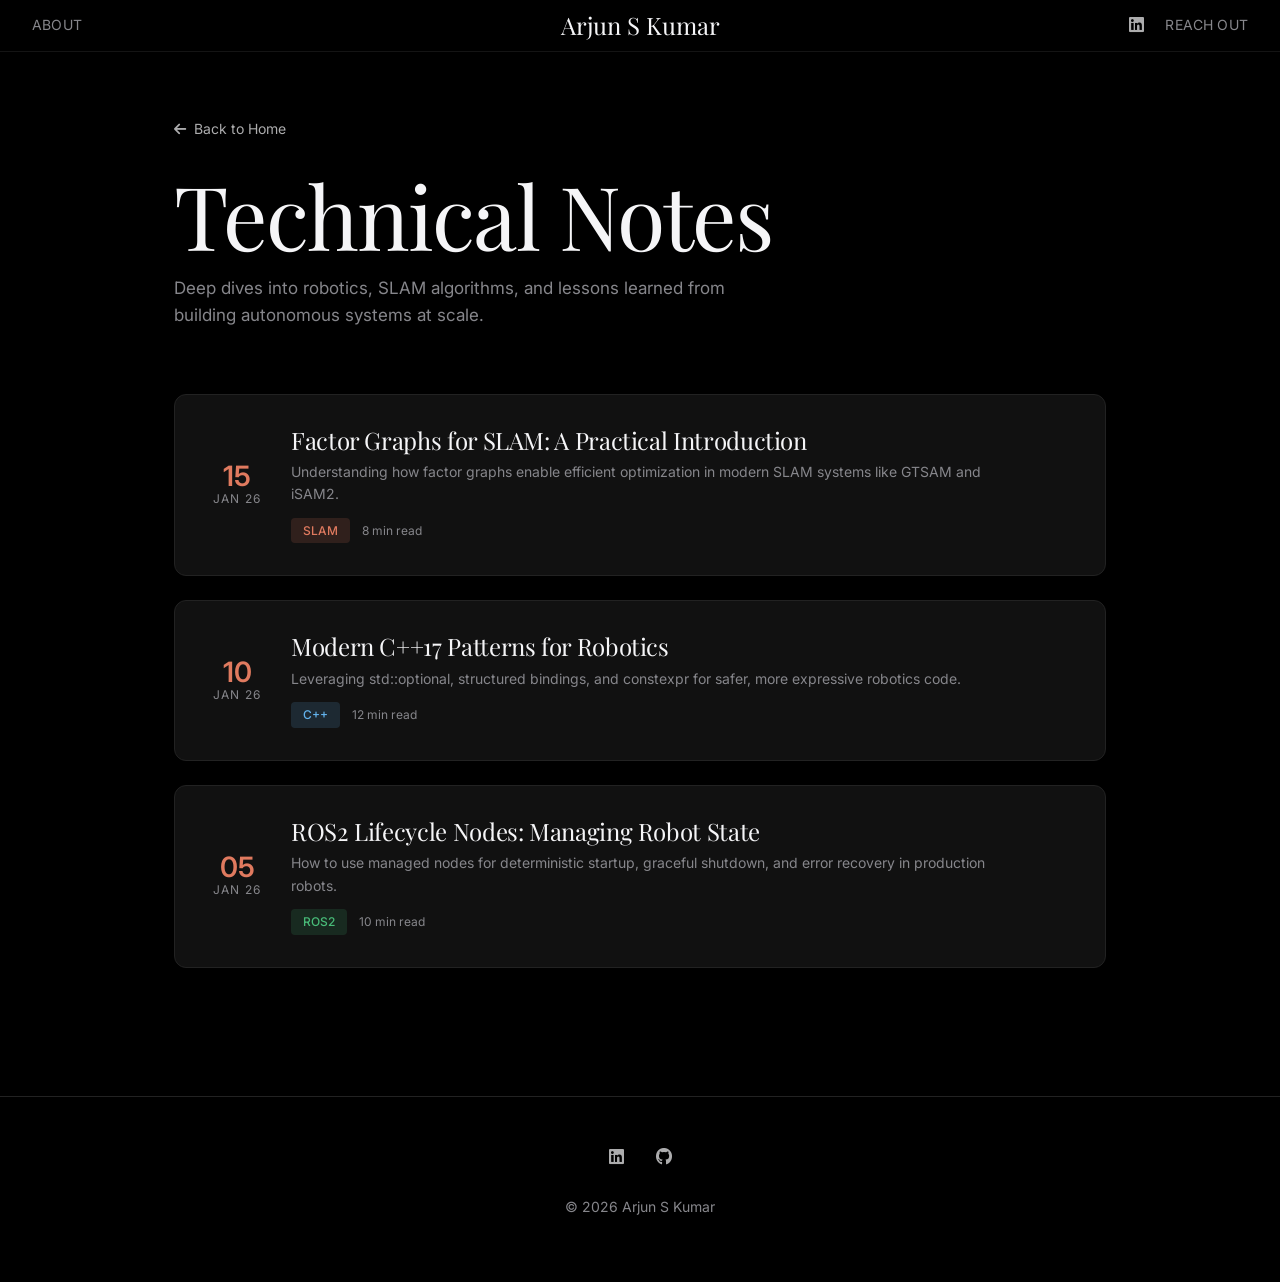
<file: blog/index.html>
<!DOCTYPE html>
<html lang="en">

<head>
    <meta charset="UTF-8">
    <meta name="viewport" content="width=device-width, initial-scale=1.0">
    <meta name="description" content="Technical notes on robotics, SLAM, C++, and autonomous systems by Arjun S Kumar.">
    <title>Technical Notes | Arjun S Kumar</title>

    <link rel="icon" type="image/png" href="../logo.png">
    <link rel="preconnect" href="https://fonts.googleapis.com">
    <link rel="preconnect" href="https://fonts.gstatic.com" crossorigin>
    <link
        href="https://fonts.googleapis.com/css2?family=Inter:wght@300;400;500;600&family=Playfair+Display:wght@400;500;600&display=swap"
        rel="stylesheet">
    <link rel="stylesheet" href="../css/theme-dark.css">
    <link rel="stylesheet" href="../css/apple-refinements.css">
    <link rel="stylesheet" href="https://cdnjs.cloudflare.com/ajax/libs/font-awesome/6.5.1/css/all.min.css">

    <style>
        .blog-hero {
            padding: calc(var(--nav-height) + var(--space-16)) 0 var(--space-12);
        }

        .blog-list {
            display: flex;
            flex-direction: column;
            gap: var(--space-6);
        }

        .blog-card {
            display: grid;
            grid-template-columns: auto 1fr auto;
            gap: var(--space-6);
            padding: var(--space-8);
            background: var(--color-bg-card);
            border: 1px solid var(--color-border);
            border-radius: 12px;
            text-decoration: none;
            transition: all 0.4s var(--ease-out-expo);
            align-items: center;
        }

        .blog-card:hover {
            border-color: var(--color-accent);
            transform: translateX(8px);
            box-shadow: 0 10px 30px rgba(0, 0, 0, 0.3);
        }

        .blog-card__date {
            display: flex;
            flex-direction: column;
            align-items: center;
            min-width: 60px;
            color: var(--color-text-muted);
        }

        .blog-card__day {
            font-size: var(--text-2xl);
            font-weight: 600;
            color: var(--color-accent);
            line-height: 1;
        }

        .blog-card__month {
            font-size: var(--text-xs);
            text-transform: uppercase;
            letter-spacing: 0.1em;
        }

        .blog-card__content h2 {
            font-size: var(--text-xl);
            margin-bottom: var(--space-2);
            color: var(--color-text);
        }

        .blog-card__content p {
            font-size: var(--text-sm);
            color: var(--color-text-muted);
            margin: 0;
            line-height: 1.6;
        }

        .blog-card__meta {
            display: flex;
            align-items: center;
            gap: var(--space-3);
            margin-top: var(--space-3);
        }

        .blog-card__tag {
            padding: var(--space-1) var(--space-3);
            border-radius: 4px;
            font-size: var(--text-xs);
            font-weight: 500;
        }

        .tag-slam {
            background: rgba(224, 122, 95, 0.15);
            color: var(--color-accent);
        }

        .tag-cpp {
            background: rgba(99, 179, 237, 0.15);
            color: #63b3ed;
        }

        .tag-ros2 {
            background: rgba(72, 187, 120, 0.15);
            color: #48bb78;
        }

        .blog-card__read-time {
            font-size: var(--text-xs);
            color: var(--color-text-muted);
        }

        .blog-card__arrow {
            font-size: var(--text-lg);
            color: var(--color-accent);
            opacity: 0;
            transform: translateX(-10px);
            transition: all 0.3s var(--ease-out-expo);
        }

        .blog-card:hover .blog-card__arrow {
            opacity: 1;
            transform: translateX(0);
        }

        .back-link {
            display: inline-flex;
            align-items: center;
            gap: var(--space-2);
            font-size: var(--text-sm);
            opacity: 0.7;
            transition: opacity var(--transition-fast);
            margin-bottom: var(--space-8);
        }

        .back-link:hover {
            opacity: 1;
        }

        @media (max-width: 768px) {
            .blog-card {
                grid-template-columns: 1fr;
                gap: var(--space-4);
            }

            .blog-card__date {
                flex-direction: row;
                gap: var(--space-2);
            }

            .blog-card__arrow {
                display: none;
            }
        }
    </style>
</head>

<body>

    <!-- Navigation -->
    <nav class="nav">
        <a href="../index-v2.html#about" class="nav__link">About</a>
        <a href="../index-v2.html" class="nav__logo">Arjun S Kumar</a>
        <div class="nav__cta">
            <a href="https://linkedin.com/in/arjunskumar" target="_blank" aria-label="LinkedIn">
                <i class="fa-brands fa-linkedin nav__icon"></i>
            </a>
            <a href="mailto:arjunskumar22@gmail.com" class="nav__link">Reach Out</a>
        </div>
    </nav>

    <!-- Hero -->
    <header class="blog-hero">
        <div class="container">
            <a href="../index-v2.html" class="back-link">
                <i class="fa-solid fa-arrow-left"></i> Back to Home
            </a>
            <h1>Technical Notes</h1>
            <p style="margin-top: var(--space-4); max-width: 600px; color: var(--color-text-muted);">
                Deep dives into robotics, SLAM algorithms, and lessons learned from building autonomous systems at
                scale.
            </p>
        </div>
    </header>

    <!-- Blog List -->
    <main class="section" style="padding-top: 0;">
        <div class="container">
            <div class="blog-list">

                <!-- Article 1 -->
                <a href="factor-graphs-slam.html" class="blog-card">
                    <div class="blog-card__date">
                        <span class="blog-card__day">15</span>
                        <span class="blog-card__month">Jan 26</span>
                    </div>
                    <div class="blog-card__content">
                        <h2>Factor Graphs for SLAM: A Practical Introduction</h2>
                        <p>Understanding how factor graphs enable efficient optimization in modern SLAM systems like
                            GTSAM and iSAM2.</p>
                        <div class="blog-card__meta">
                            <span class="blog-card__tag tag-slam">SLAM</span>
                            <span class="blog-card__read-time">8 min read</span>
                        </div>
                    </div>
                    <i class="fa-solid fa-arrow-right blog-card__arrow"></i>
                </a>

                <!-- Article 2 -->
                <a href="cpp17-robotics.html" class="blog-card">
                    <div class="blog-card__date">
                        <span class="blog-card__day">10</span>
                        <span class="blog-card__month">Jan 26</span>
                    </div>
                    <div class="blog-card__content">
                        <h2>Modern C++17 Patterns for Robotics</h2>
                        <p>Leveraging std::optional, structured bindings, and constexpr for safer, more expressive
                            robotics code.</p>
                        <div class="blog-card__meta">
                            <span class="blog-card__tag tag-cpp">C++</span>
                            <span class="blog-card__read-time">12 min read</span>
                        </div>
                    </div>
                    <i class="fa-solid fa-arrow-right blog-card__arrow"></i>
                </a>

                <!-- Article 3 -->
                <a href="ros2-lifecycle-nodes.html" class="blog-card">
                    <div class="blog-card__date">
                        <span class="blog-card__day">05</span>
                        <span class="blog-card__month">Jan 26</span>
                    </div>
                    <div class="blog-card__content">
                        <h2>ROS2 Lifecycle Nodes: Managing Robot State</h2>
                        <p>How to use managed nodes for deterministic startup, graceful shutdown, and error recovery in
                            production robots.</p>
                        <div class="blog-card__meta">
                            <span class="blog-card__tag tag-ros2">ROS2</span>
                            <span class="blog-card__read-time">10 min read</span>
                        </div>
                    </div>
                    <i class="fa-solid fa-arrow-right blog-card__arrow"></i>
                </a>

            </div>
        </div>
    </main>

    <!-- Footer -->
    <footer class="footer">
        <div class="footer__social">
            <a href="https://linkedin.com/in/arjunskumar" target="_blank" aria-label="LinkedIn">
                <i class="fa-brands fa-linkedin footer__icon"></i>
            </a>
            <a href="https://github.com/arjunskumar" target="_blank" aria-label="GitHub">
                <i class="fa-brands fa-github footer__icon"></i>
            </a>
        </div>
        <p class="footer__copy">© 2026 Arjun S Kumar</p>
    </footer>

</body>

</html>
</file>
<file: css/theme-dark.css>
/* ==========================================================================
   ARJUN S KUMAR — DARK THEME
   Inspired by domgiardini.com/path-robotics
   ========================================================================== */

/* --------------------------------------------------------------------------
   CSS Custom Properties
   -------------------------------------------------------------------------- */
:root {
  /* Colors */
  --color-bg: #000000;
  --color-bg-secondary: #0a0a0a;
  --color-bg-card: #111111;
  --color-text: #ffffff;
  --color-text-muted: #888888;
  --color-accent: #E07A5F;
  --color-accent-hover: #c96a52;
  --color-border: #222222;

  /* Typography */
  --font-heading: 'Playfair Display', Georgia, serif;
  --font-body: 'Inter', -apple-system, BlinkMacSystemFont, 'Segoe UI', Roboto, sans-serif;
  --font-mono: 'JetBrains Mono', 'Fira Code', monospace;

  /* Font Sizes */
  --text-xs: 0.75rem;
  --text-sm: 0.875rem;
  --text-base: 1rem;
  --text-lg: 1.125rem;
  --text-xl: 1.25rem;
  --text-2xl: 1.5rem;
  --text-3xl: 2rem;
  --text-4xl: 2.5rem;
  --text-5xl: 3.5rem;
  --text-6xl: 4.5rem;

  /* Spacing */
  --space-1: 0.25rem;
  --space-2: 0.5rem;
  --space-3: 0.75rem;
  --space-4: 1rem;
  --space-5: 1.25rem;
  --space-6: 1.5rem;
  --space-8: 2rem;
  --space-10: 2.5rem;
  --space-12: 3rem;
  --space-16: 4rem;
  --space-20: 5rem;
  --space-24: 6rem;

  /* Layout */
  --max-width: 1400px;
  --nav-height: 80px;

  /* Transitions */
  --transition-fast: 150ms ease;
  --transition-base: 300ms ease;
  --transition-slow: 500ms ease;

  /* Shadows */
  --shadow-sm: 0 1px 2px rgba(0, 0, 0, 0.5);
  --shadow-md: 0 4px 6px rgba(0, 0, 0, 0.5);
  --shadow-lg: 0 10px 15px rgba(0, 0, 0, 0.5);
}

/* --------------------------------------------------------------------------
   Reset & Base
   -------------------------------------------------------------------------- */
*,
*::before,
*::after {
  box-sizing: border-box;
  margin: 0;
  padding: 0;
}

html {
  scroll-behavior: smooth;
  font-size: 16px;
}

body {
  font-family: var(--font-body);
  font-size: var(--text-base);
  line-height: 1.6;
  color: var(--color-text);
  background-color: var(--color-bg);
  -webkit-font-smoothing: antialiased;
  -moz-osx-font-smoothing: grayscale;
}

/* --------------------------------------------------------------------------
   Typography
   -------------------------------------------------------------------------- */
h1,
h2,
h3,
h4,
h5,
h6 {
  font-family: var(--font-heading);
  font-weight: 400;
  line-height: 1.2;
  letter-spacing: -0.02em;
}

h1 {
  font-size: var(--text-6xl);
}

h2 {
  font-size: var(--text-4xl);
}

h3 {
  font-size: var(--text-2xl);
}

h4 {
  font-size: var(--text-xl);
}

p {
  margin-bottom: var(--space-4);
  color: var(--color-text-muted);
}

a {
  color: var(--color-text);
  text-decoration: none;
  transition: color var(--transition-fast);
}

a:hover {
  color: var(--color-accent);
}

strong {
  font-weight: 600;
  color: var(--color-text);
}

/* --------------------------------------------------------------------------
   Layout
   -------------------------------------------------------------------------- */
.container {
  max-width: var(--max-width);
  margin: 0 auto;
  padding: 0 var(--space-6);
}

.section {
  padding: var(--space-24) 0;
}

.section--hero {
  min-height: 100vh;
  display: flex;
  align-items: center;
}

/* --------------------------------------------------------------------------
   Navigation
   -------------------------------------------------------------------------- */
.nav {
  position: fixed;
  top: 0;
  left: 0;
  right: 0;
  height: var(--nav-height);
  display: flex;
  align-items: center;
  justify-content: space-between;
  padding: 0 var(--space-8);
  z-index: 100;
  background: linear-gradient(to bottom, rgba(0, 0, 0, 0.8) 0%, transparent 100%);
}

.nav__link {
  font-size: var(--text-sm);
  text-transform: uppercase;
  letter-spacing: 0.1em;
}

.nav__logo {
  font-family: var(--font-heading);
  font-size: var(--text-xl);
  position: absolute;
  left: 50%;
  transform: translateX(-50%);
}

.nav__cta {
  display: flex;
  align-items: center;
  gap: var(--space-4);
}

.nav__icon {
  width: 20px;
  height: 20px;
  opacity: 0.7;
  transition: opacity var(--transition-fast);
}

.nav__icon:hover {
  opacity: 1;
}

/* --------------------------------------------------------------------------
   Hero Section
   -------------------------------------------------------------------------- */
.hero {
  display: grid;
  grid-template-columns: 3fr 1fr;
  min-height: 100vh;
}

.hero__media {
  position: relative;
  overflow: hidden;
}

.hero__video,
.hero__image {
  width: 100%;
  height: 100%;
  object-fit: cover;
}

.hero__panel {
  background-color: var(--color-bg);
  padding: var(--space-12);
  display: flex;
  flex-direction: column;
  justify-content: center;
}

.hero__tagline {
  font-family: var(--font-heading);
  font-size: var(--text-3xl);
  line-height: 1.3;
}

/* --------------------------------------------------------------------------
   Accordion
   -------------------------------------------------------------------------- */
.accordion {
  border-top: 1px solid var(--color-border);
}

.accordion__item {
  border-bottom: 1px solid var(--color-border);
}

.accordion__header {
  display: flex;
  justify-content: space-between;
  align-items: center;
  padding: var(--space-4) 0;
  cursor: pointer;
  font-size: var(--text-base);
  font-weight: 400;
  background: none;
  border: none;
  color: var(--color-text);
  width: 100%;
  text-align: left;
}

.accordion__header:hover {
  color: var(--color-accent);
}

.accordion__icon {
  font-size: var(--text-xl);
  transition: transform var(--transition-base);
}

.accordion__item.is-open .accordion__icon {
  transform: rotate(45deg);
}

.accordion__content {
  max-height: 0;
  overflow: hidden;
  transition: max-height var(--transition-base);
}

.accordion__item.is-open .accordion__content {
  max-height: 1000px;
}

.accordion__inner {
  padding-bottom: var(--space-6);
  color: var(--color-text-muted);
}

/* --------------------------------------------------------------------------
   Cards
   -------------------------------------------------------------------------- */
.card {
  background-color: var(--color-bg-card);
  border-radius: 8px;
  overflow: hidden;
  transition: transform var(--transition-base), box-shadow var(--transition-base);
}

.card:hover {
  transform: translateY(-4px);
  box-shadow: var(--shadow-lg);
}

.card__image {
  width: 100%;
  aspect-ratio: 16/9;
  object-fit: cover;
}

.card__content {
  padding: var(--space-6);
}

.card__title {
  font-size: var(--text-xl);
  margin-bottom: var(--space-2);
}

.card__desc {
  font-size: var(--text-sm);
  color: var(--color-text-muted);
}

/* --------------------------------------------------------------------------
   Buttons
   -------------------------------------------------------------------------- */
.btn {
  display: inline-flex;
  align-items: center;
  gap: var(--space-2);
  padding: var(--space-3) var(--space-6);
  font-size: var(--text-sm);
  font-weight: 500;
  text-transform: uppercase;
  letter-spacing: 0.05em;
  border: 1px solid var(--color-border);
  border-radius: 4px;
  background: transparent;
  color: var(--color-text);
  cursor: pointer;
  transition: all var(--transition-fast);
}

.btn:hover {
  background-color: var(--color-text);
  color: var(--color-bg);
}

.btn--primary {
  background-color: var(--color-accent);
  border-color: var(--color-accent);
  color: var(--color-bg);
}

.btn--primary:hover {
  background-color: var(--color-accent-hover);
  border-color: var(--color-accent-hover);
}

/* --------------------------------------------------------------------------
   Career Graph
   -------------------------------------------------------------------------- */
.career-graph {
  position: relative;
  background: var(--color-bg-card);
  border: 1px solid var(--color-border);
  border-radius: 12px;
  padding: var(--space-6);
  height: 350px;
}

.career-graph__svg {
  position: absolute;
  top: 0;
  left: 0;
  width: 100%;
  height: calc(100% - 40px);
  pointer-events: none;
}

.career-line {
  stroke-dasharray: 2000;
  stroke-dashoffset: 2000;
  animation: drawLine 2s ease-out forwards;
}

@keyframes drawLine {
  to {
    stroke-dashoffset: 0;
  }
}

.career-nodes {
  position: absolute;
  top: 0;
  left: 0;
  width: 100%;
  height: calc(100% - 40px);
}

.career-node {
  position: absolute;
  cursor: pointer;
}

.career-node__dot {
  width: 16px;
  height: 16px;
  background: var(--color-bg);
  border: 3px solid var(--color-accent);
  border-radius: 50%;
  transition: all 0.3s cubic-bezier(0.16, 1, 0.3, 1);
  box-shadow: 0 0 0 4px rgba(224, 122, 95, 0.1);
}

.career-node:hover .career-node__dot {
  transform: scale(1.4);
  box-shadow: 0 0 20px rgba(224, 122, 95, 0.5);
}

.career-node--current .career-node__dot {
  background: var(--color-accent);
  animation: nodePulse 2s infinite;
}

@keyframes nodePulse {

  0%,
  100% {
    box-shadow: 0 0 0 4px rgba(224, 122, 95, 0.3);
  }

  50% {
    box-shadow: 0 0 0 12px rgba(224, 122, 95, 0);
  }
}

.career-node__tooltip {
  position: absolute;
  bottom: calc(100% + 12px);
  left: 50%;
  transform: translateX(-50%) translateY(10px);
  background: var(--color-bg);
  border: 1px solid var(--color-border);
  border-radius: 8px;
  padding: var(--space-3);
  min-width: 150px;
  opacity: 0;
  visibility: hidden;
  transition: all 0.3s cubic-bezier(0.16, 1, 0.3, 1);
  z-index: 10;
  text-align: center;
  white-space: nowrap;
}

.career-node__tooltip::after {
  content: '';
  position: absolute;
  top: 100%;
  left: 50%;
  transform: translateX(-50%);
  border: 6px solid transparent;
  border-top-color: var(--color-border);
}

.career-node:hover .career-node__tooltip {
  opacity: 1;
  visibility: visible;
  transform: translateX(-50%) translateY(0);
}

.career-node__tooltip--active {
  border-color: var(--color-accent);
}

.career-node__year {
  font-size: var(--text-xs);
  font-weight: 600;
  color: var(--color-accent);
  display: block;
  margin-bottom: var(--space-1);
}

.career-node__tooltip h4 {
  font-family: var(--font-heading);
  font-size: var(--text-sm);
  font-weight: 500;
  color: var(--color-text);
  margin: 0;
}

.career-node__tooltip p {
  font-size: var(--text-xs);
  color: var(--color-text-muted);
  margin: var(--space-1) 0 0;
}

.career-node__tooltip small {
  font-size: 9px;
  color: var(--color-accent);
  display: block;
  margin-top: var(--space-2);
  opacity: 0.7;
}

/* --------------------------------------------------------------------------
   Modal Component
   -------------------------------------------------------------------------- */
.modal {
  position: fixed;
  inset: 0;
  z-index: 1000;
  display: flex;
  align-items: center;
  justify-content: center;
  opacity: 0;
  visibility: hidden;
  transition: all 0.3s ease;
}

.modal.is-open {
  opacity: 1;
  visibility: visible;
}

.modal__backdrop {
  position: absolute;
  inset: 0;
  background: rgba(0, 0, 0, 0.8);
  backdrop-filter: blur(8px);
}

.modal__content {
  position: relative;
  background: var(--color-bg-card);
  border: 1px solid var(--color-border);
  border-radius: 12px;
  max-width: 600px;
  width: 90%;
  max-height: 80vh;
  overflow-y: auto;
  transform: translateY(20px);
  transition: transform 0.3s ease;
}

.modal.is-open .modal__content {
  transform: translateY(0);
}

.modal__close {
  position: absolute;
  top: var(--space-4);
  right: var(--space-4);
  width: 36px;
  height: 36px;
  border: none;
  background: rgba(255, 255, 255, 0.1);
  color: var(--color-text);
  font-size: var(--text-xl);
  border-radius: 50%;
  cursor: pointer;
  transition: all 0.3s ease;
}

.modal__close:hover {
  background: var(--color-accent);
}

.modal__header {
  padding: var(--space-6);
  border-bottom: 1px solid var(--color-border);
}

.modal__year {
  font-size: var(--text-xs);
  font-weight: 600;
  color: var(--color-accent);
  text-transform: uppercase;
  letter-spacing: 0.05em;
}

.modal__title {
  font-family: var(--font-heading);
  font-size: var(--text-xl);
  color: var(--color-text);
  margin: var(--space-2) 0 var(--space-1);
}

.modal__company {
  color: var(--color-text-muted);
  margin: 0;
}

.modal__body {
  padding: var(--space-6);
}

.modal__body ul {
  list-style: none;
  padding: 0;
  margin: 0;
}

.modal__body li {
  position: relative;
  padding-left: var(--space-6);
  margin-bottom: var(--space-4);
  color: var(--color-text);
  line-height: 1.6;
}

.modal__body li::before {
  content: '→';
  position: absolute;
  left: 0;
  color: var(--color-accent);
}


.career-graph__axis {
  position: absolute;
  bottom: 0;
  left: var(--space-6);
  right: var(--space-6);
  display: flex;
  justify-content: space-between;
  padding-top: var(--space-3);
  border-top: 1px solid var(--color-border);
}

.career-graph__axis span {
  font-size: var(--text-xs);
  color: var(--color-text-muted);
}

.career-graph__now {
  color: var(--color-accent) !important;
  font-weight: 600;
}

@media (max-width: 768px) {
  .career-graph {
    height: 280px;
    padding: var(--space-4);
  }

  .career-node__dot {
    width: 12px;
    height: 12px;
  }

  .career-node__tooltip {
    min-width: 120px;
    padding: var(--space-2);
  }
}

/* --------------------------------------------------------------------------
   GitHub Section
   -------------------------------------------------------------------------- */
/* GitHub Section Styles */
.github-wrapper {
  max-width: 900px;
}

.github-chart-wrapper {
  background: var(--color-bg-card);
  border: 1px solid var(--color-border);
  border-radius: 8px;
  padding: var(--space-4);
  overflow: hidden;
}

.github-chart {
  width: 100%;
  height: auto;
  display: block;
}

/* GitHub Bento Layout */
.github-header {
  display: flex;
  align-items: center;
  justify-content: space-between;
  gap: var(--space-4);
  flex-wrap: wrap;
}

.github-header h2 {
  margin: 0;
}

.btn--outline {
  background: transparent;
  border: 1px solid var(--color-accent);
  color: var(--color-accent);
}

.btn--outline:hover {
  background: var(--color-accent);
  color: var(--color-bg);
}

.github-bento {
  display: grid;
  grid-template-columns: repeat(2, 1fr);
  gap: var(--space-4);
}

.github-bento__item {
  background: var(--color-bg-card);
  border: 1px solid var(--color-border);
  border-radius: 12px;
  padding: var(--space-4);
  transition: all 0.3s ease;
  overflow: hidden;
}

.github-bento__item:hover {
  border-color: var(--color-accent);
  transform: translateY(-2px);
}

.github-bento__item--wide {
  grid-column: span 2;
}

.github-bento__item img {
  width: 100%;
  height: auto;
  display: block;
}

.github-bento__label {
  font-size: var(--text-xs);
  font-weight: 600;
  color: var(--color-accent);
  text-transform: uppercase;
  letter-spacing: 0.05em;
  margin-bottom: var(--space-2);
}

@media (max-width: 768px) {
  .github-header {
    flex-direction: column;
    text-align: center;
  }

  .github-bento {
    grid-template-columns: 1fr;
  }

  .github-bento__item--wide {
    grid-column: span 1;
  }
}

/* GitHub Showcase (Static) */
.github-showcase {
  display: grid;
  grid-template-columns: 1fr 1fr;
  gap: var(--space-12);
  align-items: center;
}

.github-showcase__info h2 {
  font-size: var(--text-3xl);
  margin-bottom: var(--space-4);
}

.github-showcase__info p {
  color: var(--color-text-muted);
  max-width: 400px;
}

.github-showcase__stats {
  display: flex;
  gap: var(--space-6);
  margin-top: var(--space-6);
}

.github-mini-stat {
  text-align: center;
}

.github-mini-stat__value {
  font-family: var(--font-heading);
  font-size: var(--text-xl);
  font-weight: 500;
  color: var(--color-accent);
  display: block;
}

.github-mini-stat__label {
  font-size: var(--text-xs);
  color: var(--color-text-muted);
  text-transform: uppercase;
  letter-spacing: 0.05em;
}

.github-showcase__visual {
  display: flex;
  align-items: center;
  justify-content: center;
}

.github-activity-wrapper {
  width: 100%;
  background: var(--color-bg-card);
  border: 1px solid var(--color-border);
  border-radius: 12px;
  overflow: hidden;
}

.github-activity-graph {
  width: 100%;
  height: auto;
  display: block;
}

.github-fallback {
  padding: var(--space-8);
  text-align: center;
}

.github-fallback p {
  color: var(--color-text-muted);
  margin-bottom: var(--space-4);
}

.github-graphs {
  display: flex;
  flex-direction: column;
  gap: var(--space-4);
  width: 100%;
}

.github-graph-card {
  background: var(--color-bg-card);
  border: 1px solid var(--color-border);
  border-radius: 12px;
  padding: var(--space-4);
  overflow: hidden;
}

.github-graph-label {
  font-size: var(--text-xs);
  font-weight: 600;
  color: var(--color-accent);
  text-transform: uppercase;
  letter-spacing: 0.05em;
  margin-bottom: var(--space-3);
}


.github-topics {
  display: flex;
  flex-wrap: wrap;
  gap: var(--space-3);
  justify-content: center;
}

.github-topic {
  display: inline-block;
  padding: var(--space-2) var(--space-4);
  background: var(--color-bg-card);
  border: 1px solid var(--color-border);
  border-radius: 20px;
  font-size: var(--text-sm);
  color: var(--color-text);
  transition: all 0.3s ease;
}

.github-topic:hover {
  border-color: var(--color-accent);
  color: var(--color-accent);
  transform: translateY(-2px);
}

@media (max-width: 768px) {
  .github-showcase {
    grid-template-columns: 1fr;
    text-align: center;
  }

  .github-showcase__info p {
    max-width: 100%;
  }

  .github-showcase__stats {
    justify-content: center;
  }
}

/* Contribution Graph (Static CSS) */
.contrib-graph {
  background: var(--color-bg-card);
  border: 1px solid var(--color-border);
  border-radius: 12px;
  padding: var(--space-5);
  width: 100%;
  max-width: 500px;
}

.contrib-graph__label {
  font-size: var(--text-xs);
  font-weight: 600;
  color: var(--color-text-muted);
  text-transform: uppercase;
  letter-spacing: 0.05em;
  margin-bottom: var(--space-3);
}

.contrib-graph__grid {
  display: flex;
  flex-direction: column;
  gap: 3px;
}

.contrib-row {
  display: flex;
  gap: 3px;
}

.c {
  width: 14px;
  height: 14px;
  border-radius: 2px;
  display: inline-block;
}

.c0 {
  background: rgba(224, 122, 95, 0.1);
}

.c1 {
  background: rgba(224, 122, 95, 0.3);
}

.c2 {
  background: rgba(224, 122, 95, 0.5);
}

.c3 {
  background: rgba(224, 122, 95, 0.7);
}

.c4 {
  background: rgba(224, 122, 95, 1);
}

.contrib-graph__legend {
  display: flex;
  align-items: center;
  gap: var(--space-2);
  justify-content: flex-end;
  margin-top: var(--space-3);
  font-size: var(--text-xs);
  color: var(--color-text-muted);
}

.contrib-graph__legend .c {
  width: 10px;
  height: 10px;
}

@media (max-width: 768px) {
  .contrib-graph {
    max-width: 100%;
  }

  .c {
    width: 10px;
    height: 10px;
  }
}


.github-stats-row {
  display: grid;
  grid-template-columns: repeat(3, 1fr);
  gap: var(--space-4);
  margin-top: var(--space-6);
}

.github-stat {
  background: var(--color-bg-card);
  border: 1px solid var(--color-border);
  border-radius: 8px;
  padding: var(--space-4);
  text-align: center;
  transition: all 0.3s ease;
}

.github-stat:hover {
  border-color: var(--color-accent);
  transform: translateY(-2px);
}

.github-stat i {
  font-size: var(--text-xl);
  color: var(--color-accent);
  margin-bottom: var(--space-2);
  display: block;
}

.github-stat__value {
  font-family: var(--font-heading);
  font-size: var(--text-2xl);
  font-weight: 500;
  color: var(--color-text);
  display: block;
}

.github-stat__label {
  font-size: var(--text-xs);
  color: var(--color-text-muted);
  text-transform: uppercase;
  letter-spacing: 0.05em;
}

@media (max-width: 768px) {
  .github-stats-row {
    grid-template-columns: repeat(2, 1fr);
  }
}

/* --------------------------------------------------------------------------
   Tech Tags
   -------------------------------------------------------------------------- */
.tech-tag {
  display: inline-block;
  font-size: var(--text-xs);
  font-weight: 500;
  padding: var(--space-1) var(--space-2);
  background: rgba(224, 122, 95, 0.1);
  color: var(--color-accent);
  border-radius: 4px;
  border: 1px solid rgba(224, 122, 95, 0.2);
}

.tech-tag--sm {
  font-size: 9px;
  padding: 2px 6px;
}

/*
.robot-viewer-section {
  background: var(--color-bg-secondary);
}

.robot-viewer-content {
  display: grid;
  grid-template-columns: 1fr 1.5fr;
  gap: var(--space-12);
  align-items: center;
}

.robot-viewer-text h2 {
  font-size: var(--text-4xl);
}

.robot-viewer-canvas {
  position: relative;
  border-radius: 12px;
  overflow: hidden;
  background: var(--color-bg-card);
  border: 1px solid var(--color-border);
}

.sketchfab-embed-wrapper {
  position: relative;
  width: 100%;
  padding-bottom: 75%;
}

.sketchfab-embed-wrapper iframe {
  position: absolute;
  top: 0;
  left: 0;
  width: 100%;
  height: 100%;
  border-radius: 12px;
}

@media (max-width: 768px) {
  .robot-viewer-content {
    grid-template-columns: 1fr;
    gap: var(--space-8);
  }

  .robot-viewer-text {
    text-align: center;
  }

  .robot-viewer-text h2 {
    font-size: var(--text-3xl);
  }

  .robot-viewer-tech {
    justify-content: center;
  }
}

.robot-viewer-tech {
  display: flex;
  flex-wrap: wrap;
  gap: var(--space-2);
}

/* --------------------------------------------------------------------------
   GitHub Stats
   -------------------------------------------------------------------------- */
.github-stats__grid {
  display: grid;
  grid-template-columns: repeat(2, 1fr);
  gap: var(--space-6);
  max-width: 900px;
}

.github-card {
  display: block;
  background: var(--color-bg-card);
  border: 1px solid var(--color-border);
  border-radius: 8px;
  padding: var(--space-4);
  transition: all 0.3s ease;
  text-decoration: none;
}

.github-card:hover {
  border-color: var(--color-accent);
  transform: translateY(-4px);
  box-shadow: 0 10px 30px rgba(0, 0, 0, 0.3);
}

.github-card img {
  width: 100%;
  height: auto;
  display: block;
}

.github-card--wide {
  grid-column: span 2;
}

@media (max-width: 768px) {
  .github-stats__grid {
    grid-template-columns: 1fr;
  }

  .github-card--wide {
    grid-column: span 1;
  }
}

/* --------------------------------------------------------------------------
   Testimonials
   -------------------------------------------------------------------------- */
.testimonials {
  max-width: 900px;
  margin: 0 auto;
}

.testimonial-slider {
  position: relative;
  min-height: 280px;
}

.testimonial-slide {
  position: absolute;
  top: 0;
  left: 0;
  right: 0;
  opacity: 0;
  transform: translateY(20px);
  transition: opacity 0.6s cubic-bezier(0.16, 1, 0.3, 1),
    transform 0.6s cubic-bezier(0.16, 1, 0.3, 1);
  pointer-events: none;
  background: var(--color-bg-card);
  border-radius: 12px;
  padding: var(--space-10);
  border-left: 3px solid var(--color-accent);
}

.testimonial-slide.active {
  position: relative;
  opacity: 1;
  transform: translateY(0);
  pointer-events: auto;
}

.testimonial__quote {
  font-family: var(--font-heading);
  font-size: var(--text-xl);
  font-style: normal;
  font-weight: 400;
  line-height: 1.6;
  color: var(--color-text);
  margin: 0 0 var(--space-8);
  border: none;
  padding: 0;
  position: relative;
}

.testimonial__quote::before {
  content: '"';
  position: absolute;
  top: -20px;
  left: -10px;
  font-size: 4rem;
  font-family: var(--font-heading);
  color: var(--color-accent);
  opacity: 0.3;
  line-height: 1;
}

.testimonial__author {
  display: flex;
  flex-direction: column;
  gap: var(--space-1);
  padding-top: var(--space-4);
  border-top: 1px solid var(--color-border);
}

.testimonial__author strong {
  font-size: var(--text-base);
  font-weight: 500;
  color: var(--color-text);
}

.testimonial__author span {
  font-size: var(--text-sm);
  color: var(--color-text-muted);
}

.testimonial-controls {
  display: flex;
  align-items: center;
  justify-content: center;
  gap: var(--space-6);
  margin-top: var(--space-10);
}

.testimonial-btn {
  width: 44px;
  height: 44px;
  display: flex;
  align-items: center;
  justify-content: center;
  background: transparent;
  border: 1px solid var(--color-border);
  border-radius: 50%;
  color: var(--color-text-muted);
  cursor: pointer;
  transition: all 0.3s cubic-bezier(0.16, 1, 0.3, 1);
}

.testimonial-btn:hover {
  background: var(--color-accent);
  color: var(--color-bg);
  border-color: var(--color-accent);
  transform: scale(1.05);
}

.testimonial-dots {
  display: flex;
  gap: var(--space-3);
}

.testimonial-dot {
  width: 10px;
  height: 10px;
  border-radius: 50%;
  background: var(--color-border);
  border: none;
  cursor: pointer;
  transition: all 0.3s cubic-bezier(0.16, 1, 0.3, 1);
}

.testimonial-dot:hover {
  background: var(--color-text-muted);
  transform: scale(1.1);
}

.testimonial-dot.active {
  background: var(--color-accent);
  transform: scale(1.3);
}

@media (max-width: 768px) {
  .testimonial-slide {
    padding: var(--space-6);
  }

  .testimonial__quote {
    font-size: var(--text-lg);
  }

  .testimonial__quote::before {
    font-size: 3rem;
    top: -15px;
    left: -5px;
  }

  .testimonial-slider {
    min-height: 320px;
  }
}

/* --------------------------------------------------------------------------
   Publications
   -------------------------------------------------------------------------- */
.publication-card {
  display: flex;
  justify-content: space-between;
  align-items: flex-start;
  gap: var(--space-6);
  padding: var(--space-6);
  background: var(--color-bg-card);
  border-radius: 8px;
  border: 1px solid var(--color-border);
  text-decoration: none;
  transition: all 0.3s cubic-bezier(0.16, 1, 0.3, 1);
}

.publication-card:hover {
  border-color: var(--color-accent);
  transform: translateX(8px);
  box-shadow: 0 10px 30px rgba(0, 0, 0, 0.3);
}

.publication-card__content {
  flex: 1;
}

.publication-card__venue {
  display: inline-block;
  font-size: var(--text-xs);
  font-weight: 500;
  text-transform: uppercase;
  letter-spacing: 0.05em;
  color: var(--color-accent);
  margin-bottom: var(--space-2);
}

.publication-card__title {
  font-family: var(--font-heading);
  font-size: var(--text-lg);
  font-weight: 400;
  color: var(--color-text);
  margin: 0 0 var(--space-2);
  line-height: 1.4;
}

.publication-card__authors {
  font-size: var(--text-sm);
  color: var(--color-text-muted);
  margin: 0;
}

.publication-card__link {
  color: var(--color-text-muted);
  font-size: var(--text-lg);
  transition: color 0.3s ease, transform 0.3s ease;
  flex-shrink: 0;
  padding-top: var(--space-1);
}

.publication-card:hover .publication-card__link {
  color: var(--color-accent);
  transform: translate(4px, -4px);
}

.publication-card__actions {
  display: flex;
  flex-direction: column;
  gap: var(--space-2);
  flex-shrink: 0;
}

.publication-card__btn {
  width: 36px;
  height: 36px;
  display: flex;
  align-items: center;
  justify-content: center;
  background: transparent;
  border: 1px solid var(--color-border);
  border-radius: 6px;
  color: var(--color-text-muted);
  cursor: pointer;
  transition: all 0.3s ease;
  text-decoration: none;
}

.publication-card__btn:hover {
  background: var(--color-accent);
  border-color: var(--color-accent);
  color: var(--color-bg);
}

@media (max-width: 768px) {
  .publications-grid {
    grid-template-columns: 1fr !important;
  }

  .publication-card {
    padding: var(--space-4);
  }

  .publication-card__title {
    font-size: var(--text-base);
  }

  .publication-card__actions {
    flex-direction: row;
  }
}

/* --------------------------------------------------------------------------
   PDF Modal
   -------------------------------------------------------------------------- */
.pdf-modal {
  position: fixed;
  inset: 0;
  z-index: 1000;
  display: flex;
  align-items: center;
  justify-content: center;
  padding: var(--space-6);
  opacity: 0;
  visibility: hidden;
  transition: opacity 0.3s ease, visibility 0.3s ease;
}

.pdf-modal.is-open {
  opacity: 1;
  visibility: visible;
}

.pdf-modal__overlay {
  position: absolute;
  inset: 0;
  background: rgba(0, 0, 0, 0.85);
  backdrop-filter: blur(8px);
  -webkit-backdrop-filter: blur(8px);
}

.pdf-modal__container {
  position: relative;
  width: 100%;
  max-width: 1000px;
  height: 85vh;
  background: var(--color-bg-card);
  border: 1px solid var(--color-border);
  border-radius: 12px;
  display: flex;
  flex-direction: column;
  overflow: hidden;
  transform: translateY(20px) scale(0.95);
  transition: transform 0.4s cubic-bezier(0.16, 1, 0.3, 1);
  box-shadow: 0 25px 50px rgba(0, 0, 0, 0.5);
}

.pdf-modal.is-open .pdf-modal__container {
  transform: translateY(0) scale(1);
}

.pdf-modal__header {
  display: flex;
  align-items: center;
  justify-content: space-between;
  gap: var(--space-4);
  padding: var(--space-4) var(--space-6);
  border-bottom: 1px solid var(--color-border);
  background: var(--color-bg-secondary);
}

.pdf-modal__title {
  font-family: var(--font-heading);
  font-size: var(--text-lg);
  font-weight: 400;
  color: var(--color-text);
  margin: 0;
  flex: 1;
  white-space: nowrap;
  overflow: hidden;
  text-overflow: ellipsis;
}

.pdf-modal__actions {
  display: flex;
  align-items: center;
  gap: var(--space-3);
}

.pdf-modal__close {
  width: 40px;
  height: 40px;
  display: flex;
  align-items: center;
  justify-content: center;
  background: transparent;
  border: 1px solid var(--color-border);
  border-radius: 8px;
  color: var(--color-text-muted);
  font-size: var(--text-lg);
  cursor: pointer;
  transition: all 0.3s ease;
}

.pdf-modal__close:hover {
  background: var(--color-accent);
  border-color: var(--color-accent);
  color: var(--color-bg);
}

.pdf-modal__body {
  flex: 1;
  overflow: hidden;
}

.pdf-modal__body iframe {
  width: 100%;
  height: 100%;
  border: none;
}

@media (max-width: 768px) {
  .pdf-modal {
    padding: var(--space-2);
  }

  .pdf-modal__container {
    height: 90vh;
    max-width: 100%;
    border-radius: 8px;
  }

  .pdf-modal__header {
    padding: var(--space-3) var(--space-4);
    flex-wrap: wrap;
  }

  .pdf-modal__title {
    font-size: var(--text-base);
    order: 1;
    width: 100%;
    margin-bottom: var(--space-2);
  }

  .pdf-modal__actions {
    order: 2;
    width: 100%;
    justify-content: flex-end;
  }
}

/* --------------------------------------------------------------------------
   Footer
   -------------------------------------------------------------------------- */
.footer {
  padding: var(--space-12) 0;
  border-top: 1px solid var(--color-border);
  text-align: center;
}

.footer__social {
  display: flex;
  justify-content: center;
  gap: var(--space-6);
  margin-bottom: var(--space-6);
}

.footer__icon {
  width: 24px;
  height: 24px;
  opacity: 0.7;
  transition: opacity var(--transition-fast);
}

.footer__icon:hover {
  opacity: 1;
}

.footer__copy {
  font-size: var(--text-sm);
  color: var(--color-text-muted);
}

.footer__visitors {
  margin-top: var(--space-4);
}

.footer__visitors img {
  height: 20px;
}

/* --------------------------------------------------------------------------
   Animations
   -------------------------------------------------------------------------- */
@keyframes fadeInUp {
  from {
    opacity: 0;
    transform: translateY(40px);
  }

  to {
    opacity: 1;
    transform: translateY(0);
  }
}

@keyframes fadeInLeft {
  from {
    opacity: 0;
    transform: translateX(-40px);
  }

  to {
    opacity: 1;
    transform: translateX(0);
  }
}

@keyframes fadeInRight {
  from {
    opacity: 0;
    transform: translateX(40px);
  }

  to {
    opacity: 1;
    transform: translateX(0);
  }
}

@keyframes scaleIn {
  from {
    opacity: 0;
    transform: scale(0.95);
  }

  to {
    opacity: 1;
    transform: scale(1);
  }
}

@keyframes shimmer {
  0% {
    background-position: -200% 0;
  }

  100% {
    background-position: 200% 0;
  }
}

@keyframes float {

  0%,
  100% {
    transform: translateY(0);
  }

  50% {
    transform: translateY(-8px);
  }
}

@keyframes pulse {

  0%,
  100% {
    opacity: 1;
  }

  50% {
    opacity: 0.6;
  }
}

/* Animation utility classes */
.animate-fade-in-up {
  opacity: 0;
  animation: fadeInUp 0.8s cubic-bezier(0.16, 1, 0.3, 1) forwards;
}

.animate-fade-in-left {
  opacity: 0;
  animation: fadeInLeft 0.8s cubic-bezier(0.16, 1, 0.3, 1) forwards;
}

.animate-fade-in-right {
  opacity: 0;
  animation: fadeInRight 0.8s cubic-bezier(0.16, 1, 0.3, 1) forwards;
}

.animate-scale-in {
  opacity: 0;
  animation: scaleIn 0.6s cubic-bezier(0.16, 1, 0.3, 1) forwards;
}

/* Stagger delays */
.animate-delay-1 {
  animation-delay: 0.1s;
}

.animate-delay-2 {
  animation-delay: 0.2s;
}

.animate-delay-3 {
  animation-delay: 0.3s;
}

.animate-delay-4 {
  animation-delay: 0.4s;
}

.animate-delay-5 {
  animation-delay: 0.5s;
}

.animate-delay-6 {
  animation-delay: 0.6s;
}

/* Scroll-triggered animations (used with JS IntersectionObserver) */
.reveal {
  opacity: 0;
  transform: translateY(30px);
  transition: opacity 0.8s cubic-bezier(0.16, 1, 0.3, 1),
    transform 0.8s cubic-bezier(0.16, 1, 0.3, 1);
}

.reveal.is-visible {
  opacity: 1;
  transform: translateY(0);
}

.reveal-left {
  opacity: 0;
  transform: translateX(-30px);
  transition: opacity 0.8s cubic-bezier(0.16, 1, 0.3, 1),
    transform 0.8s cubic-bezier(0.16, 1, 0.3, 1);
}

.reveal-left.is-visible {
  opacity: 1;
  transform: translateX(0);
}

.reveal-right {
  opacity: 0;
  transform: translateX(30px);
  transition: opacity 0.8s cubic-bezier(0.16, 1, 0.3, 1),
    transform 0.8s cubic-bezier(0.16, 1, 0.3, 1);
}

.reveal-right.is-visible {
  opacity: 1;
  transform: translateX(0);
}

/* Stagger children in reveal containers */
.reveal-stagger>* {
  opacity: 0;
  transform: translateY(20px);
  transition: opacity 0.6s cubic-bezier(0.16, 1, 0.3, 1),
    transform 0.6s cubic-bezier(0.16, 1, 0.3, 1);
}

.reveal-stagger.is-visible>*:nth-child(1) {
  transition-delay: 0.1s;
  opacity: 1;
  transform: translateY(0);
}

.reveal-stagger.is-visible>*:nth-child(2) {
  transition-delay: 0.2s;
  opacity: 1;
  transform: translateY(0);
}

.reveal-stagger.is-visible>*:nth-child(3) {
  transition-delay: 0.3s;
  opacity: 1;
  transform: translateY(0);
}

.reveal-stagger.is-visible>*:nth-child(4) {
  transition-delay: 0.4s;
  opacity: 1;
  transform: translateY(0);
}

.reveal-stagger.is-visible>*:nth-child(5) {
  transition-delay: 0.5s;
  opacity: 1;
  transform: translateY(0);
}

.reveal-stagger.is-visible>*:nth-child(6) {
  transition-delay: 0.6s;
  opacity: 1;
  transform: translateY(0);
}

/* Enhanced Card hover effects */
.card {
  background-color: var(--color-bg-card);
  border-radius: 8px;
  overflow: hidden;
  transition: transform 0.4s cubic-bezier(0.16, 1, 0.3, 1),
    box-shadow 0.4s cubic-bezier(0.16, 1, 0.3, 1);
  position: relative;
}

.card::before {
  content: '';
  position: absolute;
  inset: 0;
  background: linear-gradient(135deg, rgba(255, 255, 255, 0.1) 0%, transparent 50%);
  opacity: 0;
  transition: opacity 0.4s ease;
  pointer-events: none;
  z-index: 1;
}

.card:hover {
  transform: translateY(-8px) scale(1.02);
  box-shadow: 0 20px 40px rgba(0, 0, 0, 0.4);
}

.card:hover::before {
  opacity: 1;
}

.card__image {
  width: 100%;
  aspect-ratio: 16/9;
  object-fit: cover;
  transition: transform 0.6s cubic-bezier(0.16, 1, 0.3, 1);
}

.card:hover .card__image {
  transform: scale(1.05);
}

/* Enhanced button animations */
.btn {
  display: inline-flex;
  align-items: center;
  gap: var(--space-2);
  padding: var(--space-3) var(--space-6);
  font-size: var(--text-sm);
  font-weight: 500;
  text-transform: uppercase;
  letter-spacing: 0.05em;
  border: 1px solid var(--color-border);
  border-radius: 4px;
  background: transparent;
  color: var(--color-text);
  cursor: pointer;
  transition: all 0.3s cubic-bezier(0.16, 1, 0.3, 1);
  position: relative;
  overflow: hidden;
}

.btn::before {
  content: '';
  position: absolute;
  inset: 0;
  background: var(--color-text);
  transform: scaleX(0);
  transform-origin: right;
  transition: transform 0.4s cubic-bezier(0.16, 1, 0.3, 1);
  z-index: -1;
}

.btn:hover::before {
  transform: scaleX(1);
  transform-origin: left;
}

.btn:hover {
  color: var(--color-bg);
  border-color: var(--color-text);
}

.btn--primary::before {
  background: var(--color-accent-hover);
}

.btn--primary:hover {
  color: var(--color-bg);
}

/* Link hover underline animation */
.link-underline {
  position: relative;
}

.link-underline::after {
  content: '';
  position: absolute;
  bottom: -2px;
  left: 0;
  width: 100%;
  height: 1px;
  background: var(--color-accent);
  transform: scaleX(0);
  transform-origin: right;
  transition: transform 0.3s cubic-bezier(0.16, 1, 0.3, 1);
}

.link-underline:hover::after {
  transform: scaleX(1);
  transform-origin: left;
}

/* Navigation link animations */
.nav__link {
  font-size: var(--text-sm);
  text-transform: uppercase;
  letter-spacing: 0.1em;
  position: relative;
}

.nav__link::after {
  content: '';
  position: absolute;
  bottom: -4px;
  left: 0;
  width: 100%;
  height: 1px;
  background: var(--color-accent);
  transform: scaleX(0);
  transform-origin: right;
  transition: transform 0.3s cubic-bezier(0.16, 1, 0.3, 1);
}

.nav__link:hover::after {
  transform: scaleX(1);
  transform-origin: left;
}

/* Hero tagline text reveal */
.hero__tagline {
  font-family: var(--font-heading);
  font-size: var(--text-3xl);
  line-height: 1.3;
  opacity: 0;
  animation: fadeInUp 1s cubic-bezier(0.16, 1, 0.3, 1) 0.3s forwards;
}

/* Hero image parallax-ready */
.hero__media {
  position: relative;
  overflow: hidden;
}

.hero__image {
  width: 100%;
  height: 100%;
  object-fit: cover;
  transition: transform 0.6s cubic-bezier(0.16, 1, 0.3, 1);
}

/* Accordion enhanced animations */
.accordion__header {
  display: flex;
  justify-content: space-between;
  align-items: center;
  padding: var(--space-4) 0;
  cursor: pointer;
  font-size: var(--text-base);
  font-weight: 400;
  background: none;
  border: none;
  color: var(--color-text);
  width: 100%;
  text-align: left;
  transition: color 0.3s ease, padding-left 0.3s ease;
}

.accordion__header:hover {
  color: var(--color-accent);
  padding-left: var(--space-2);
}

.accordion__icon {
  font-size: var(--text-xl);
  transition: transform 0.4s cubic-bezier(0.16, 1, 0.3, 1);
}

.accordion__item.is-open .accordion__icon {
  transform: rotate(45deg);
}

.accordion__content {
  max-height: 0;
  overflow: hidden;
  transition: max-height 0.5s cubic-bezier(0.16, 1, 0.3, 1);
}

.accordion__item.is-open .accordion__content {
  max-height: 1000px;
}

/* Floating animation for icons or elements */
.float {
  animation: float 3s ease-in-out infinite;
}

/* Shimmer effect for loading or highlights */
.shimmer {
  background: linear-gradient(90deg,
      transparent 0%,
      rgba(255, 255, 255, 0.1) 50%,
      transparent 100%);
  background-size: 200% 100%;
  animation: shimmer 2s infinite;
}

/* --------------------------------------------------------------------------
   Responsive
   -------------------------------------------------------------------------- */
@media (max-width: 1024px) {
  :root {
    --text-6xl: 3rem;
    --text-5xl: 2.5rem;
    --text-4xl: 2rem;
  }

  .hero {
    grid-template-columns: 1fr;
  }

  .hero__panel {
    position: absolute;
    bottom: 0;
    left: 0;
    right: 0;
    background: linear-gradient(to top, rgba(0, 0, 0, 0.95) 0%, rgba(0, 0, 0, 0.7) 50%, transparent 100%);
    padding: var(--space-8);
  }

  .hero__tagline {
    text-shadow: 0 2px 10px rgba(0, 0, 0, 0.5);
  }
}

@media (max-width: 768px) {
  :root {
    --text-6xl: 2.5rem;
    --text-5xl: 2rem;
    --text-4xl: 1.75rem;
    --text-3xl: 1.5rem;
  }

  .nav {
    padding: 0 var(--space-4);
  }

  .nav__logo {
    position: static;
    transform: none;
    font-size: var(--text-base);
  }

  .container {
    padding: 0 var(--space-4);
  }

  .about-img {
    max-width: 300px;
    margin: 0 auto var(--space-6);
    display: block;
  }

  /* Reduce motion for mobile users who prefer it */
  @media (prefers-reduced-motion: reduce) {

    *,
    *::before,
    *::after {
      animation-duration: 0.01ms !important;
      animation-iteration-count: 1 !important;
      transition-duration: 0.01ms !important;
    }
  }
}

@media (max-width: 480px) {
  :root {
    --text-6xl: 2rem;
    --text-5xl: 1.75rem;
    --text-4xl: 1.5rem;
    --text-3xl: 1.25rem;
  }

  .hero__panel {
    padding: var(--space-6);
  }

  .btn {
    padding: var(--space-2) var(--space-4);
    font-size: var(--text-xs);
  }
}

/* Project Impact Badges */
.badge-group {
  display: flex;
  flex-wrap: wrap;
  gap: var(--space-2);
  margin-bottom: var(--space-4);
}

.badge {
  display: inline-flex;
  align-items: center;
  padding: 4px 10px;
  border-radius: 100px;
  font-size: var(--text-xs);
  font-weight: 600;
  text-transform: uppercase;
  letter-spacing: 0.05em;
  background: rgba(224, 122, 95, 0.1);
  color: var(--color-accent);
  border: 1px solid rgba(224, 122, 95, 0.2);
  transition: all 0.3s ease;
}

.card:hover .badge {
  background: var(--color-accent);
  color: var(--color-bg);
  border-color: var(--color-accent);
}
</file>
<file: css/apple-refinements.css>
/* ==========================================================================
   APPLE DESIGN REFINEMENTS
   Typography rhythm, spacing, and motion refined for premium feel
   Include this AFTER theme-dark.css
   ========================================================================== */

/* --------------------------------------------------------------------------
   Enhanced CSS Custom Properties — Apple Design Language
   -------------------------------------------------------------------------- */
:root {
    /* Colors — Deep, confident, premium */
    --color-bg-elevated: #161616;
    --color-text: #f5f5f7;
    --color-text-muted: #86868b;
    --color-text-tertiary: #6e6e73;
    --color-accent-hover: #ef8b72;
    --color-border-subtle: rgba(255, 255, 255, 0.08);

    /* Typography — SF Pro-inspired scale with perfect rhythm */
    --text-base: 1.0625rem;
    /* 17px - Apple's base */
    --text-lg: 1.25rem;
    /* 20px */
    --text-xl: 1.5rem;
    /* 24px */
    --text-2xl: 1.75rem;
    /* 28px */
    --text-3xl: 2.25rem;
    /* 36px */
    --text-4xl: 2.875rem;
    /* 46px */
    --text-hero: clamp(3rem, 8vw, 5.5rem);

    /* Line Heights — Precise vertical rhythm */
    --leading-none: 1;
    --leading-tight: 1.1;
    --leading-snug: 1.25;
    --leading-normal: 1.47059;
    --leading-relaxed: 1.6;

    /* Letter Spacing — Apple's tracking */
    --tracking-tighter: -0.022em;
    --tracking-tight: -0.015em;
    --tracking-wide: 0.012em;

    /* Additional Spacing */
    --space-32: 8rem;
    --space-40: 10rem;

    /* Layout refinements */
    --max-width: 980px;
    --max-width-wide: 1200px;
    --nav-height: 52px;

    /* Transitions — Apple's signature easing */
    --ease-out-expo: cubic-bezier(0.16, 1, 0.3, 1);
    --ease-out-quint: cubic-bezier(0.22, 1, 0.36, 1);
    --ease-spring: cubic-bezier(0.175, 0.885, 0.32, 1.275);

    --transition-micro: 0.15s var(--ease-out-expo);
    --transition-fast: 0.25s var(--ease-out-expo);
    --transition-base: 0.4s var(--ease-out-expo);
    --transition-slow: 0.6s var(--ease-out-expo);
    --transition-slower: 0.8s var(--ease-out-expo);
    --transition-slowest: 1s var(--ease-out-expo);

    /* Shadows — Soft, layered, premium */
    --shadow-sm: 0 2px 8px rgba(0, 0, 0, 0.3);
    --shadow-md: 0 4px 16px rgba(0, 0, 0, 0.35);
    --shadow-lg: 0 8px 32px rgba(0, 0, 0, 0.4);
    --shadow-xl: 0 16px 48px rgba(0, 0, 0, 0.45);
    --shadow-glow: 0 0 40px rgba(224, 122, 95, 0.15);

    /* Border Radius — Apple's rounded aesthetic */
    --radius-sm: 8px;
    --radius-md: 12px;
    --radius-lg: 18px;
    --radius-xl: 24px;
    --radius-full: 9999px;
}

/* --------------------------------------------------------------------------
   Enhanced Base Styles
   -------------------------------------------------------------------------- */
html {
    text-rendering: optimizeLegibility;
}

body {
    font-weight: 400;
    line-height: var(--leading-normal);
    letter-spacing: 0;
}

::selection {
    background-color: rgba(224, 122, 95, 0.25);
    color: var(--color-text);
}

/* --------------------------------------------------------------------------
   Typography Refinements
   -------------------------------------------------------------------------- */
h1,
h2,
h3,
h4,
h5,
h6 {
    line-height: var(--leading-tight);
    letter-spacing: var(--tracking-tight);
}

h1 {
    font-size: var(--text-hero);
    line-height: var(--leading-none);
    letter-spacing: var(--tracking-tighter);
}

h2 {
    font-size: var(--text-4xl);
}

h3 {
    font-size: var(--text-2xl);
    line-height: var(--leading-snug);
}

p {
    line-height: var(--leading-relaxed);
}

a {
    transition: color var(--transition-micro);
}

/* --------------------------------------------------------------------------
   Navigation — Apple-style frosted glass
   -------------------------------------------------------------------------- */
.nav {
    height: var(--nav-height);
    z-index: 1000;
    background: rgba(0, 0, 0, 0.72);
    backdrop-filter: saturate(180%) blur(20px);
    -webkit-backdrop-filter: saturate(180%) blur(20px);
    border-bottom: 1px solid var(--color-border-subtle);
    transition: background-color var(--transition-base);
}

.nav__link {
    font-weight: 400;
    letter-spacing: var(--tracking-wide);
    color: var(--color-text-muted);
    transition: color 0.3s var(--ease-out-expo);
}

.nav__link:hover {
    color: var(--color-text);
}

.nav__link::after {
    transition: transform 0.4s var(--ease-out-expo);
}

/* --------------------------------------------------------------------------
   Section Spacing — Generous, intentional
   -------------------------------------------------------------------------- */
.section {
    padding: var(--space-32) 0;
}

/* --------------------------------------------------------------------------
   Hero — Luxurious reveal
   -------------------------------------------------------------------------- */
.hero__tagline {
    line-height: var(--leading-snug);
    animation: fadeInUp 1.2s var(--ease-out-expo) 0.4s forwards;
}

.hero__image {
    transition: transform 0.8s var(--ease-out-expo);
}

/* --------------------------------------------------------------------------
   Cards — Premium, restrained motion
   -------------------------------------------------------------------------- */
.card {
    border-radius: var(--radius-md);
    border: 1px solid var(--color-border-subtle);
    transition:
        transform 0.5s var(--ease-out-expo),
        box-shadow 0.5s var(--ease-out-expo),
        border-color 0.5s var(--ease-out-expo);
}

.card::before {
    background: linear-gradient(135deg, rgba(255, 255, 255, 0.06) 0%, transparent 60%);
    transition: opacity 0.5s var(--ease-out-expo);
}

.card:hover {
    transform: translateY(-6px);
    box-shadow: var(--shadow-xl), var(--shadow-glow);
    border-color: var(--color-border);
}

.card__image {
    transition: transform 0.8s var(--ease-out-expo);
}

.card:hover .card__image {
    transform: scale(1.03);
}

/* --------------------------------------------------------------------------
   Buttons — Apple pill style
   -------------------------------------------------------------------------- */
.btn {
    justify-content: center;
    padding: var(--space-3) var(--space-8);
    letter-spacing: var(--tracking-wide);
    border-radius: var(--radius-full);
    transition: all 0.4s var(--ease-out-expo);
}

.btn::before {
    transition: transform 0.5s var(--ease-out-expo);
}

.btn--primary {
    background: var(--color-accent);
    border-color: var(--color-accent);
    color: var(--color-bg);
}

.btn--primary::before {
    background: var(--color-accent-hover);
}

.btn--primary:hover {
    border-color: var(--color-accent-hover);
}

/* --------------------------------------------------------------------------
   Modal — Apple-style transitions
   -------------------------------------------------------------------------- */
.modal {
    z-index: 2000;
    transition:
        opacity 0.4s var(--ease-out-expo),
        visibility 0.4s var(--ease-out-expo);
}

.modal__backdrop {
    background: rgba(0, 0, 0, 0.85);
    backdrop-filter: saturate(180%) blur(20px);
    -webkit-backdrop-filter: saturate(180%) blur(20px);
}

.modal__content {
    border: 1px solid var(--color-border-subtle);
    border-radius: var(--radius-lg);
    transform: translateY(30px) scale(0.97);
    transition: transform 0.5s var(--ease-out-expo);
}

.modal.is-open .modal__content {
    transform: translateY(0) scale(1);
}

/* --------------------------------------------------------------------------
   Reveal Animations — Slow, smooth, purposeful
   -------------------------------------------------------------------------- */
.reveal {
    transform: translateY(50px);
    transition:
        opacity 1s var(--ease-out-expo),
        transform 1s var(--ease-out-expo);
}

.reveal-left {
    transform: translateX(-40px);
    transition:
        opacity 1s var(--ease-out-expo),
        transform 1s var(--ease-out-expo);
}

.reveal-right {
    transform: translateX(40px);
    transition:
        opacity 1s var(--ease-out-expo),
        transform 1s var(--ease-out-expo);
}

.reveal-stagger>* {
    transform: translateY(30px);
    transition:
        opacity 0.8s var(--ease-out-expo),
        transform 0.8s var(--ease-out-expo);
}

/* --------------------------------------------------------------------------
   Career Graph — Enhanced timing
   -------------------------------------------------------------------------- */
.career-node__dot {
    transition: all 0.4s var(--ease-out-expo);
}

.career-node:hover .career-node__dot {
    transform: scale(1.3);
    box-shadow: 0 0 24px rgba(224, 122, 95, 0.5);
}

.career-node__tooltip {
    transition: all 0.4s var(--ease-out-expo);
}

/* --------------------------------------------------------------------------
   Testimonials — Refined motion
   -------------------------------------------------------------------------- */
.testimonial-slide {
    transition:
        opacity 0.8s var(--ease-out-expo),
        transform 0.8s var(--ease-out-expo);
}

.testimonial-btn {
    transition: all 0.4s var(--ease-out-expo);
}

.testimonial-dot {
    transition: all 0.4s var(--ease-out-expo);
}

/* --------------------------------------------------------------------------
   Accordion — Smooth interactions
   -------------------------------------------------------------------------- */
.accordion__header {
    transition:
        color 0.3s var(--ease-out-expo),
        padding-left 0.3s var(--ease-out-expo);
}

.accordion__icon {
    transition: transform 0.4s var(--ease-out-expo);
}

.accordion__content {
    transition: max-height 0.5s var(--ease-out-expo);
}

/* --------------------------------------------------------------------------
   Publication Cards — Premium hover
   -------------------------------------------------------------------------- */
.publication-card {
    border-radius: var(--radius-md);
    transition: all 0.4s var(--ease-out-expo);
}

.publication-card:hover {
    transform: translateX(6px);
    box-shadow: var(--shadow-lg);
}

/* --------------------------------------------------------------------------
   PDF Modal — Enhanced animation
   -------------------------------------------------------------------------- */
.pdf-modal {
    transition:
        opacity 0.4s var(--ease-out-expo),
        visibility 0.4s var(--ease-out-expo);
}

.pdf-modal__container {
    border-radius: var(--radius-lg);
    transform: translateY(20px) scale(0.97);
    transition: transform 0.5s var(--ease-out-expo);
}

.pdf-modal.is-open .pdf-modal__container {
    transform: translateY(0) scale(1);
}

/* --------------------------------------------------------------------------
   GitHub Showcase — Refined cards
   -------------------------------------------------------------------------- */
.github-graph-card {
    border-radius: var(--radius-md);
    transition: all 0.4s var(--ease-out-expo);
}

.github-graph-card:hover {
    border-color: var(--color-accent);
}

/* --------------------------------------------------------------------------
   Footer — Subtle interactions
   -------------------------------------------------------------------------- */
.footer__icon {
    transition: opacity 0.3s var(--ease-out-expo);
}

/* --------------------------------------------------------------------------
   Animation Keyframes — Refined timing
   -------------------------------------------------------------------------- */
@keyframes fadeInUp {
    from {
        opacity: 0;
        transform: translateY(50px);
    }

    to {
        opacity: 1;
        transform: translateY(0);
    }
}

/* Animation utility classes with refined timing */
.animate-fade-in-up {
    animation: fadeInUp 1s var(--ease-out-expo) forwards;
}

.animate-fade-in-left {
    animation: fadeInLeft 1s var(--ease-out-expo) forwards;
}

.animate-fade-in-right {
    animation: fadeInRight 1s var(--ease-out-expo) forwards;
}

.animate-scale-in {
    animation: scaleIn 0.8s var(--ease-out-expo) forwards;
}

/* Extended stagger delays for slower reveal */
.animate-delay-1 {
    animation-delay: 0.15s;
}

.animate-delay-2 {
    animation-delay: 0.25s;
}

.animate-delay-3 {
    animation-delay: 0.35s;
}

.animate-delay-4 {
    animation-delay: 0.45s;
}

.animate-delay-5 {
    animation-delay: 0.55s;
}

.animate-delay-6 {
    animation-delay: 0.65s;
}
</file>
